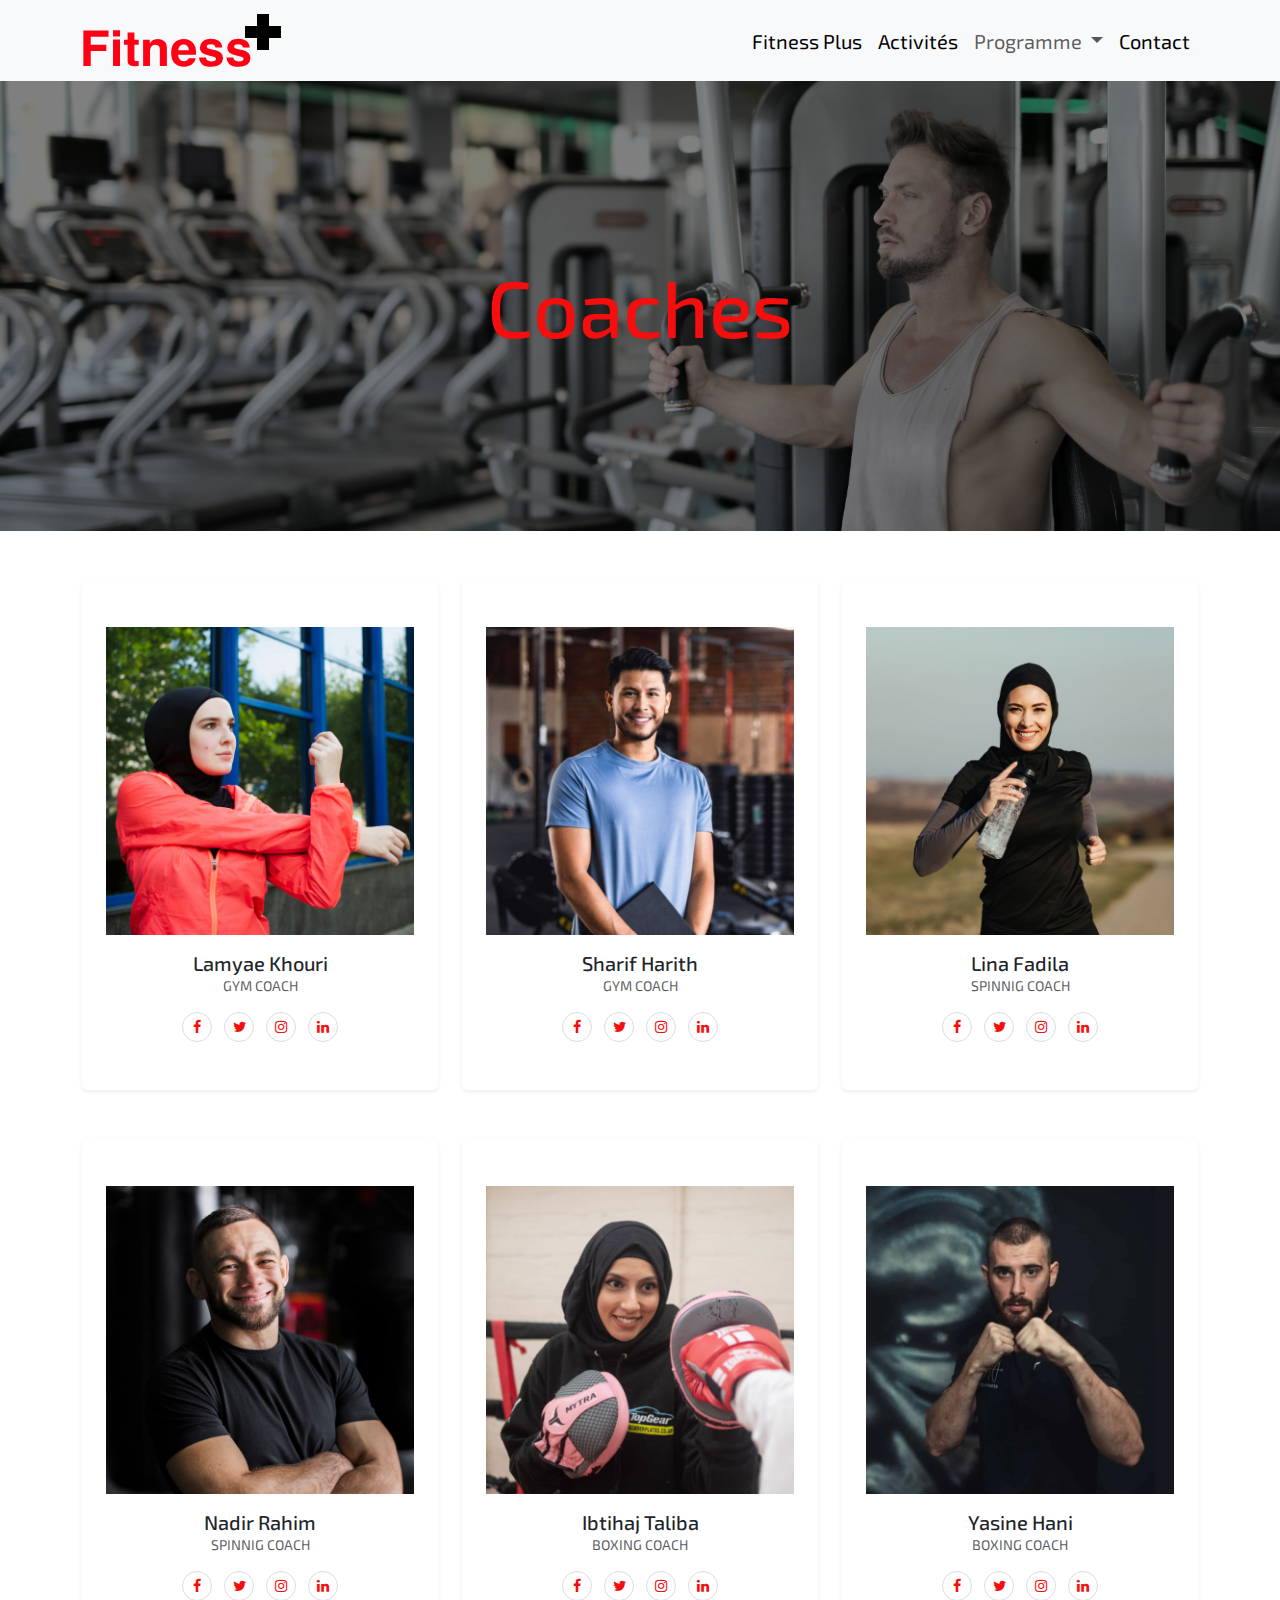
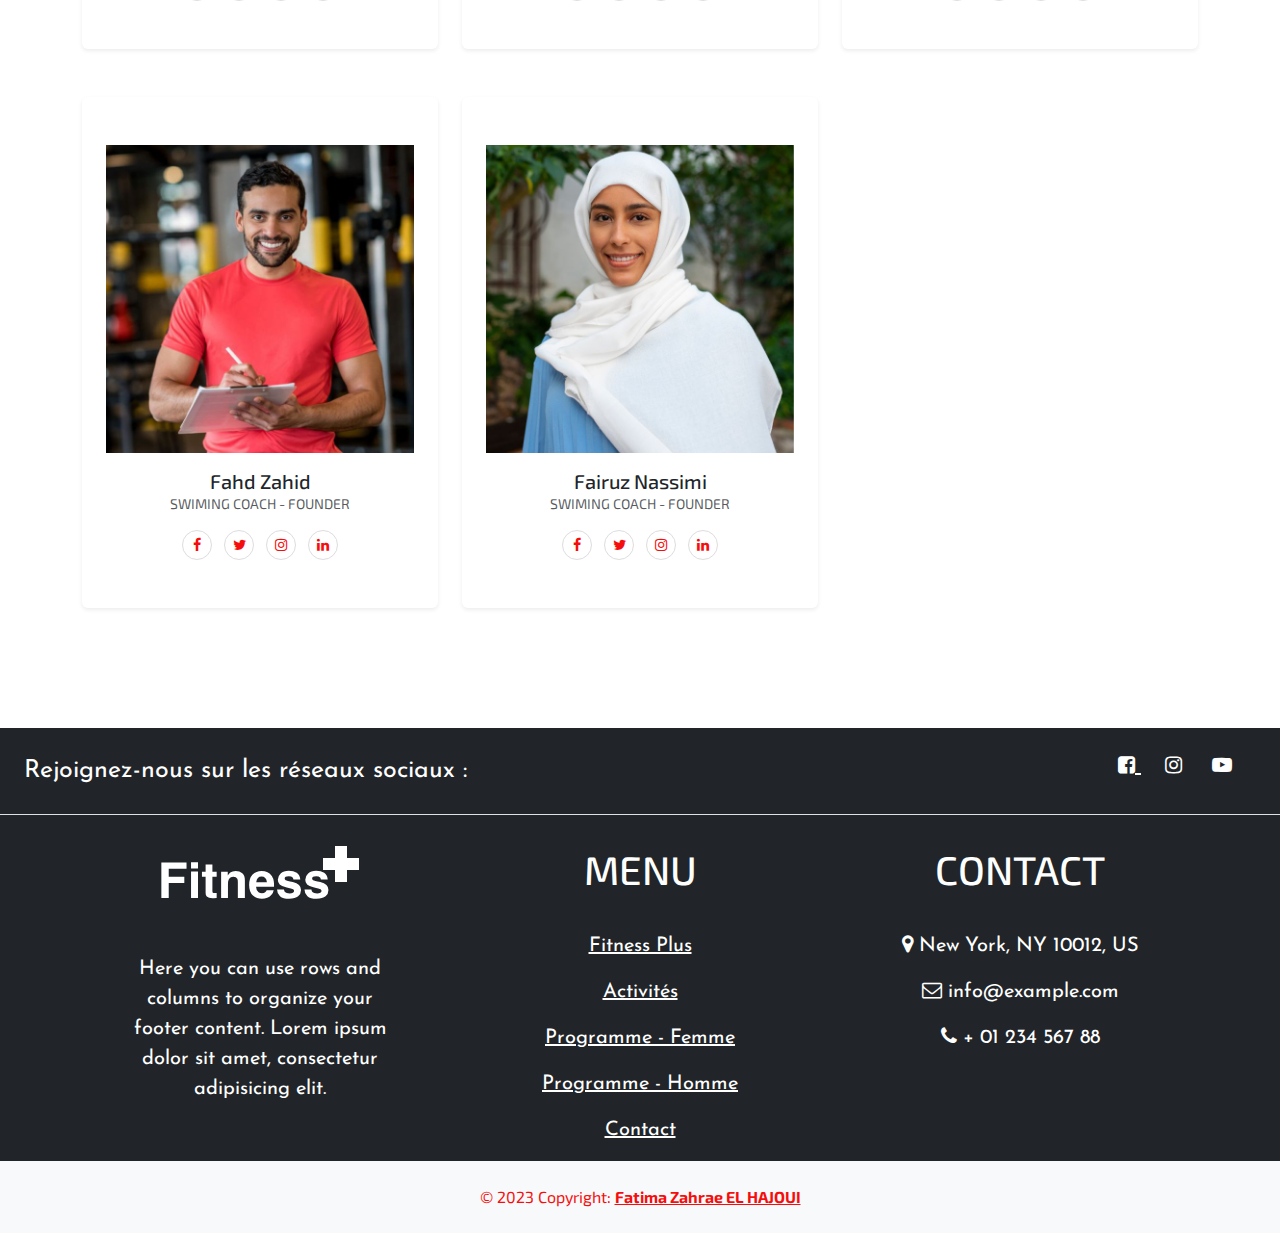
<file: coaches.html>
<html lang="en">
<head>
    <meta charset="UTF-8">
    <meta name="viewport" content="width=device-width, initial-scale=1.0">
    


    <link rel="stylesheet" href="bootstrap-5.3.0-dist/css/bootstrap.min.css">
    <link rel="stylesheet" href="https://cdnjs.cloudflare.com/ajax/libs/font-awesome/4.7.0/css/font-awesome.min.css">
    <script src="https://cdn.jsdelivr.net/npm/bootstrap@5.3.1/dist/js/bootstrap.bundle.min.js" 
    integrity="sha384-HwwvtgBNo3bZJJLYd8oVXjrBZt8cqVSpeBNS5n7C8IVInixGAoxmnlMuBnhbgrkm" crossorigin="anonymous"></script>
    <link rel="stylesheet" href="https://unpkg.com/aos@next/dist/aos.css" />
    <link rel="stylesheet" href="https://fonts.googleapis.com/icon?family=Material+Icons">
    <link rel="preconnect" href="https://fonts.googleapis.com">
    <link rel="preconnect" href="https://fonts.gstatic.com" crossorigin>
    <link href="https://fonts.googleapis.com/css2?family=Exo+2:wght@700&family=Josefin+Sans&display=swap" rel="stylesheet">
   


    <link rel="stylesheet" href="coaches.css">
    

    <title>Fitness Plus - Activités</title>
</head>
<body>
    
    <nav class="navbar navbar-expand-lg navbar-fixed-top bg-light ">
        <div class="container">
          <a class="navbar-brand" href="index.html"><img src="fitness.png" style="width: 200px;"></a>
          <button class="navbar-toggler" type="button" data-bs-toggle="collapse" data-bs-target="#navbarSupportedContent" aria-controls="navbarSupportedContent" aria-expanded="false" aria-label="Toggle navigation">
            <span class="navbar-toggler-icon"></span>
          </button>
          <div class="collapse navbar-collapse" id="navbarSupportedContent">
            <ul class="navbar-nav ms-auto mb- mb-lg-0" id="navbar">
              <li class="nav-item">
                <a class="nav-link active" href="index.html">Fitness Plus</a>
              </li>
    
              <li class="nav-item">
                <a class="nav-link active" href="equipements.html">Activités</a>
              </li>
              <li class="nav-item dropdown">
                <a class="nav-link dropdown-toggle" href="programme.html" id="navbarDropdown" role="button" data-bs-toggle="dropdown" aria-haspopup="true" aria-expanded="false">
                  Programme
                </a>
                <div class="dropdown-menu" aria-labelledby="navbarDropdown">
                  <a class="dropdown-item" href="programme.html">Femme</a>
                  <a class="dropdown-item" href="programme2.html">Homme</a>
              </li>
              <li class="nav-item">
                <a class="nav-link active" href='contact.html'>Contact</a>
              </li>
    
    
            </ul>
    
          </div>
        </div>
      </nav>
      <div class="hero-image">
        <div class="hero-text">
          <h1>Coaches</h1>
          
        </div>
      </div>
      <br><br>
      <!-- content -->



      <div class="container">
        <div class="row text-center">
    
            <!-- Team item -->
            <div class="col-xl-4 col-sm-6 mb-5">
                <div class="bg-white rounded shadow-sm py-5 px-4"><img src="c1.jpg" alt="" width="500" class="img-fluid  mb-3 ">
                    <h5 class="mb-0">Lamyae Khouri</h5><span class="small text-uppercase text-muted">Gym coach
                    </span>
                    <ul class="social mb-0 list-inline mt-3">
                        <li class="list-inline-item"><a href="#" class="social-link"><i class="fa fa-facebook-f"></i></a></li>
                        <li class="list-inline-item"><a href="#" class="social-link"><i class="fa fa-twitter"></i></a></li>
                        <li class="list-inline-item"><a href="#" class="social-link"><i class="fa fa-instagram"></i></a></li>
                        <li class="list-inline-item"><a href="#" class="social-link"><i class="fa fa-linkedin"></i></a></li>
                    </ul>
                </div>
            </div><!-- End -->
         <!-- Team item -->
       <div class="col-xl-4 col-sm-6 mb-5">
         <div class="bg-white rounded shadow-sm py-5 px-4"><img src="c2.jpg" alt="" width="500" class="img-fluid  mb-3 ">
        <h5 class="mb-0">Sharif Harith</h5><span class="small text-uppercase text-muted">Gym coach        </span>
        <ul class="social mb-0 list-inline mt-3">
            <li class="list-inline-item"><a href="#" class="social-link"><i class="fa fa-facebook-f"></i></a></li>
            <li class="list-inline-item"><a href="#" class="social-link"><i class="fa fa-twitter"></i></a></li>
            <li class="list-inline-item"><a href="#" class="social-link"><i class="fa fa-instagram"></i></a></li>
            <li class="list-inline-item"><a href="#" class="social-link"><i class="fa fa-linkedin"></i></a></li>
        </ul>
    </div>
        </div><!-- End -->
           <!-- Team item -->
           <div class="col-xl-4 col-sm-6 mb-5">
            <div class="bg-white rounded shadow-sm py-5 px-4"><img src="c3.jpg" alt="" width="500" class="img-fluid  mb-3 ">
                <h5 class="mb-0">Lina Fadila</h5><span class="small text-uppercase text-muted">Spinnig coach
                </span>
                <ul class="social mb-0 list-inline mt-3">
                    <li class="list-inline-item"><a href="#" class="social-link"><i class="fa fa-facebook-f"></i></a></li>
                    <li class="list-inline-item"><a href="#" class="social-link"><i class="fa fa-twitter"></i></a></li>
                    <li class="list-inline-item"><a href="#" class="social-link"><i class="fa fa-instagram"></i></a></li>
                    <li class="list-inline-item"><a href="#" class="social-link"><i class="fa fa-linkedin"></i></a></li>
                </ul>
            </div>
        </div><!-- End -->
    
           <!-- Team item -->
           <div class="col-xl-4 col-sm-6 mb-5">
            <div class="bg-white rounded shadow-sm py-5 px-4"><img src="c4.jpg" alt="" width="500" class="img-fluid  mb-3 ">
                <h5 class="mb-0">Nadir Rahim</h5><span class="small text-uppercase text-muted">Spinnig coach</span>
                <ul class="social mb-0 list-inline mt-3">
                    <li class="list-inline-item"><a href="#" class="social-link"><i class="fa fa-facebook-f"></i></a></li>
                    <li class="list-inline-item"><a href="#" class="social-link"><i class="fa fa-twitter"></i></a></li>
                    <li class="list-inline-item"><a href="#" class="social-link"><i class="fa fa-instagram"></i></a></li>
                    <li class="list-inline-item"><a href="#" class="social-link"><i class="fa fa-linkedin"></i></a></li>
                </ul>
            </div>
        </div><!-- End -->

    
        <div class="col-xl-4 col-sm-6 mb-5">
            <div class="bg-white rounded shadow-sm py-5 px-4"><img src="c5.jpg" alt="" width="500" class="img-fluid  mb-3 ">
                <h5 class="mb-0">Ibtihaj Taliba</h5><span class="small text-uppercase text-muted">Boxing coach</span>
                <ul class="social mb-0 list-inline mt-3">
                    <li class="list-inline-item"><a href="#" class="social-link"><i class="fa fa-facebook-f"></i></a></li>
                    <li class="list-inline-item"><a href="#" class="social-link"><i class="fa fa-twitter"></i></a></li>
                    <li class="list-inline-item"><a href="#" class="social-link"><i class="fa fa-instagram"></i></a></li>
                    <li class="list-inline-item"><a href="#" class="social-link"><i class="fa fa-linkedin"></i></a></li>
                </ul>
            </div>
        </div><!-- End -->


    <!-- Team item -->
    <div class="col-xl-4 col-sm-6 mb-5">
        <div class="bg-white rounded shadow-sm py-5 px-4"><img src="c6.jpg" alt="" width="500" class="img-fluid  mb-3 ">
            <h5 class="mb-0">Yasine Hani</h5><span class="small text-uppercase text-muted">Boxing coach</span>
            <ul class="social mb-0 list-inline mt-3">
                <li class="list-inline-item"><a href="#" class="social-link"><i class="fa fa-facebook-f"></i></a></li>
                <li class="list-inline-item"><a href="#" class="social-link"><i class="fa fa-twitter"></i></a></li>
                <li class="list-inline-item"><a href="#" class="social-link"><i class="fa fa-instagram"></i></a></li>
                <li class="list-inline-item"><a href="#" class="social-link"><i class="fa fa-linkedin"></i></a></li>
            </ul>
        </div>
    </div><!-- End -->

<!-- Team item -->
<div class="col-xl-4 col-sm-6 mb-5">
    <div class="bg-white rounded shadow-sm py-5 px-4"><img src="c7.jpg" alt="" width="500" class="img-fluid  mb-3 ">
        <h5 class="mb-0">Fahd Zahid</h5><span class="small text-uppercase text-muted">Swiming coach - Founder</span>
        <ul class="social mb-0 list-inline mt-3">
            <li class="list-inline-item"><a href="#" class="social-link"><i class="fa fa-facebook-f"></i></a></li>
            <li class="list-inline-item"><a href="#" class="social-link"><i class="fa fa-twitter"></i></a></li>
            <li class="list-inline-item"><a href="#" class="social-link"><i class="fa fa-instagram"></i></a></li>
            <li class="list-inline-item"><a href="#" class="social-link"><i class="fa fa-linkedin"></i></a></li>
        </ul>
    </div>
</div><!-- End -->

<!-- Team item -->
<div class="col-xl-4 col-sm-6 mb-5">
    <div class="bg-white rounded shadow-sm py-5 px-4"><img src="c8.jpg" alt="" width="500" class="img-fluid  mb-3 ">
        <h5 class="mb-0">Fairuz Nassimi</h5><span class="small text-uppercase text-muted">Swiming coach - Founder</span>
        <ul class="social mb-0 list-inline mt-3">
            <li class="list-inline-item"><a href="#" class="social-link"><i class="fa fa-facebook-f"></i></a></li>
            <li class="list-inline-item"><a href="#" class="social-link"><i class="fa fa-twitter"></i></a></li>
            <li class="list-inline-item"><a href="#" class="social-link"><i class="fa fa-instagram"></i></a></li>
            <li class="list-inline-item"><a href="#" class="social-link"><i class="fa fa-linkedin"></i></a></li>
        </ul>
    </div>
</div><!-- End -->
</div>
   
</div>
<br><br><br>
        <!-- end content -->


        <!-- Footer -->
<footer class="text-center text-lg-start bg-dark text-muted">
  <!-- Section: Social media -->
  <div class="footer">
    <section class="d-flex justify-content-center justify-content-lg-between p-4 border-bottom">
      <!-- Left -->
      <div class="me-5 d-none d-lg-block">
        <span style="font-size: 25px;">Rejoignez-nous sur les réseaux sociaux :</span>
      </div>
      <!-- Left -->
  
      <!-- Right -->
      <div>
        <a href="" class="me-4 text-reset">
          <i class="fa fa-facebook-square " style="text-decoration: none;"></i>
        </a>
        <a href="" class="me-4 text-reset" style="text-decoration: none;">
          <i class="fa fa-instagram "></i>
        </a>
        <a href="" class="me-4 text-reset" style="text-decoration: none;">
          <i class="fa fa-youtube-play "></i>
        </a>
        
       
      </div>
      <!-- Right -->
    </section>
    <!-- Section: Social media -->
  
    <!-- Section: Links  -->
    <section class="">
      <div class="container text-center ">
        <!-- Grid row -->
        <div class="row ">
          <!-- Grid column -->
          <div class="col-md-4 col-lg-3 col-xl-3 mx-auto mb-md-0 mb-4">
            <!-- Content -->
            <br>
            <h6 class="text-uppercase fw-bold mb-4">
              <img src="fitness1.png" alt="">
            </h6>
            <br>
            <p>
              Here you can use rows and columns to organize your footer content. Lorem ipsum
              dolor sit amet, consectetur adipisicing elit.
            </p>
          </div>
          <!-- Grid column -->
  
          <!-- Grid column -->
          <div class="col-md-4 col-lg-3 col-xl-3 mx-auto mb-md-0 mb-4">
            <!-- Links -->
            <br>
            <h1 class="text-uppercase" style="font-family: 'Exo 2', sans-serif;">
              Menu
            </h1>
            <br>
            <p>
              <a href="index.html" class="text-reset">Fitness Plus</a>
            </p>
            <p>
              <a href="equipements.html" class="text-reset">Activités</a>
            </p>
            <p>
              <a href="programme.html" class="text-reset">Programme - Femme </a>
            </p>
            <p>
              <a href="programme2.html" class="text-reset">Programme - Homme</a>
            </p>
            <p>
              <a href="contact.html" class="text-reset">Contact</a>
            </p>
          </div>
          <!-- Grid column -->
  
          
  
          <!-- Grid map -->
          <div class="col-md-4 col-lg-3 col-xl-3 mx-auto mb-md-0 mb-4">
        <!-- Links -->
        <br>
        <h1 class="text-uppercase" style="font-family: 'Exo 2', sans-serif;">
              Contact
            </h1>
            <br>
        <p><i class="fa fa-map-marker"></i> New York, NY 10012, US</p>
        <p>
          <i class="fa fa-envelope-o"></i>
          info@example.com
        </p>
        <p><i class="fa fa-phone"></i> + 01 234 567 88</p>
        </div>
        </div>
      </div>
          </div>
          <!-- Grid map -->
        </div>
        <!-- Grid row -->
      </div>
    </section>
    <!-- Section: Links  -->
  
    <!-- Copyright -->
    <div class="Copyright">
       <div class="text-center p-4 bg-light" >
      © 2023 Copyright:
      <a class="text-reset fw-bold" href="" style="color: #f50e0e;">Fatima Zahrae EL HAJOUI</a>
    </div>
    </div>
   
  </div>
  
  <!-- Copyright -->
</footer>
<!-- Footer -->
</body>
</html>
</file>
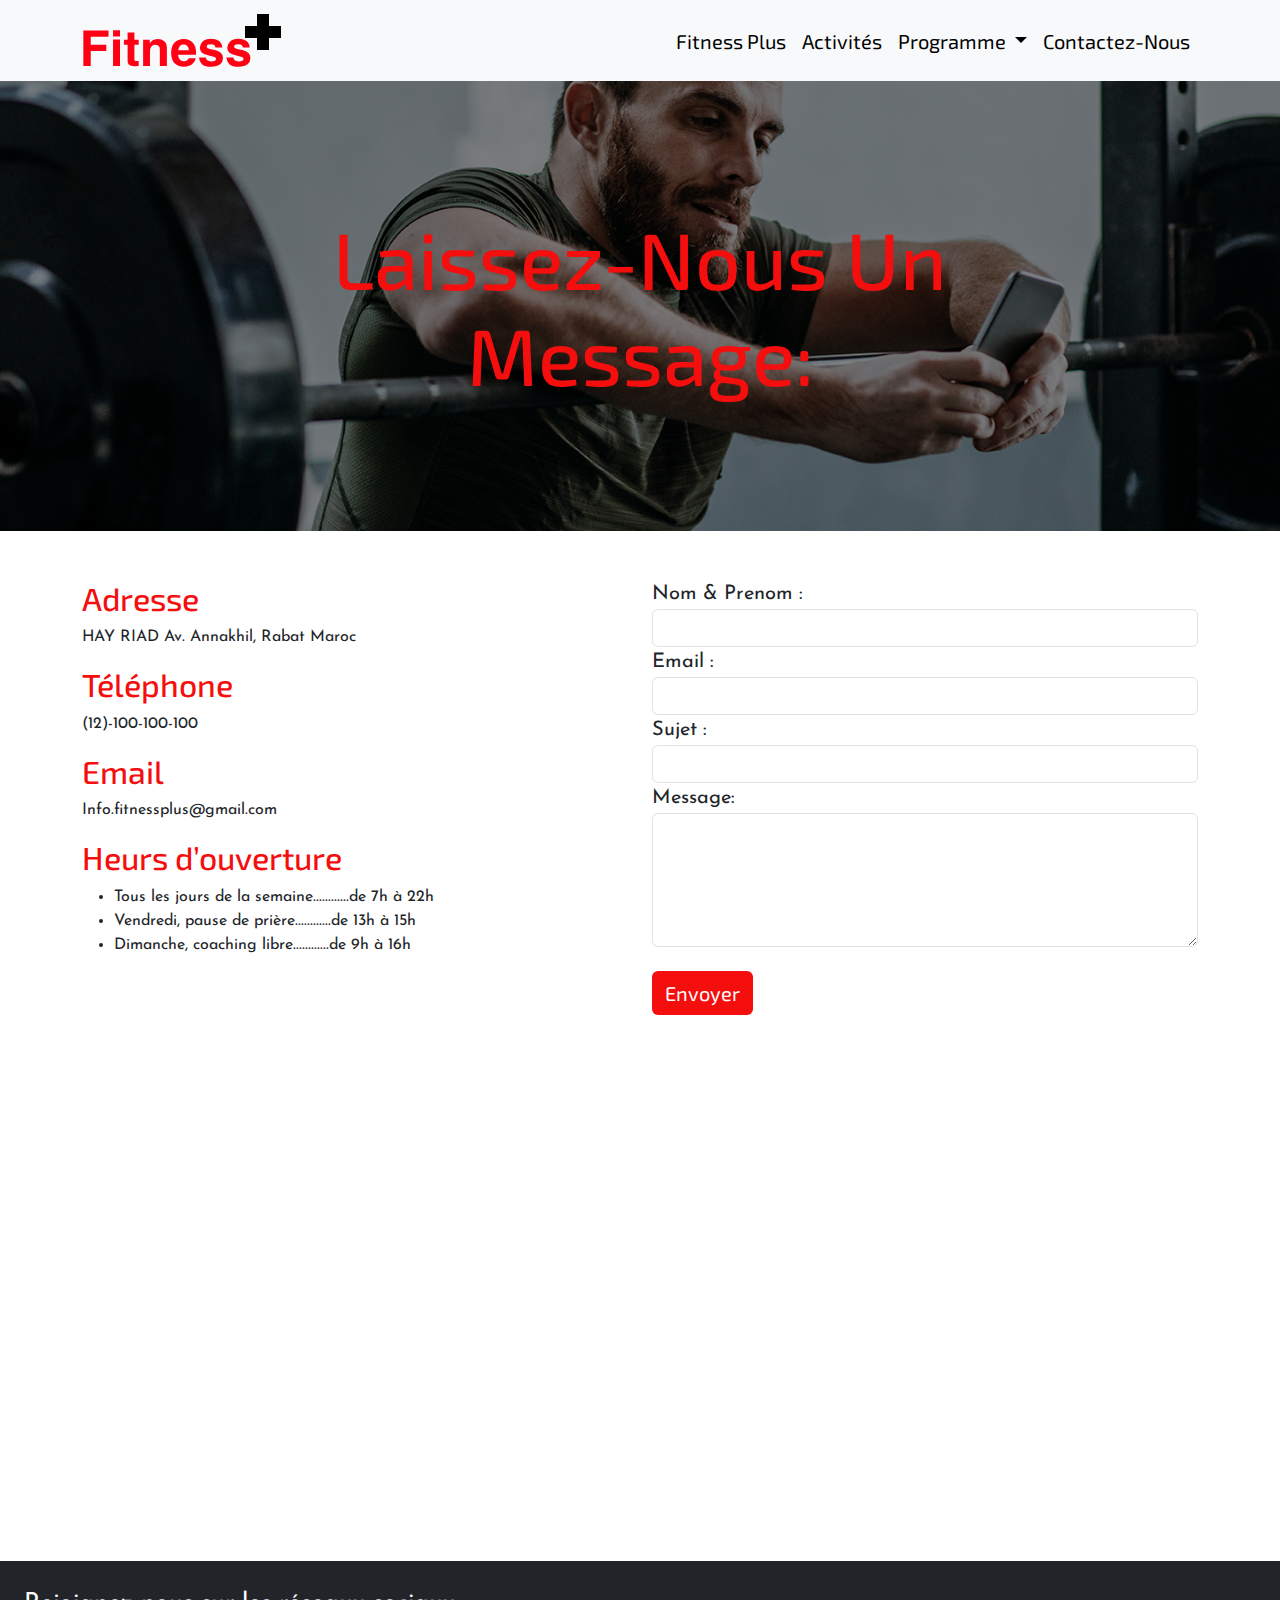
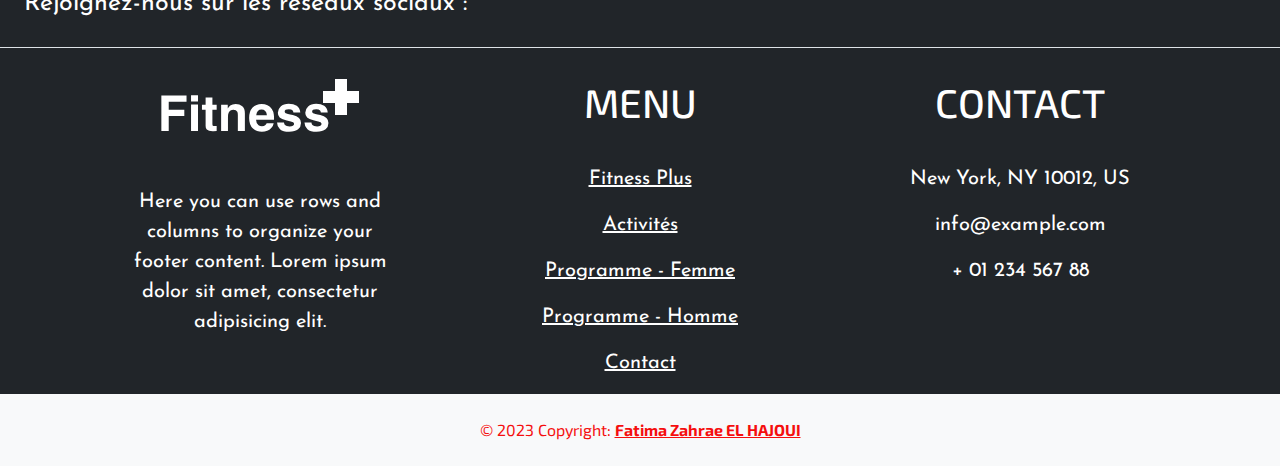
<file: contact.html>
<html lang="en">
<head>
    <meta charset="UTF-8">
    <meta name="viewport" content="width=device-width, initial-scale=1.0">
    


    <link rel="stylesheet" href="bootstrap-5.3.0-dist/css/bootstrap.min.css">
    <link href="https://cdn.jsdelivr.net/npm/bootstrap@5.3.1/dist/css/bootstrap.min.css" rel="stylesheet" 
    integrity="sha384-4bw+/aepP/YC94hEpVNVgiZdgIC5+VKNBQNGCHeKRQN+PtmoHDEXuppvnDJzQIu9" crossorigin="anonymous">

        <script src="https://cdn.jsdelivr.net/npm/@popperjs/core@2.9.2/dist/umd/popper.min.js" ></script>

    <script src="https://cdn.jsdelivr.net/npm/bootstrap@5.3.1/dist/js/bootstrap.bundle.min.js" 
    integrity="sha384-HwwvtgBNo3bZJJLYd8oVXjrBZt8cqVSpeBNS5n7C8IVInixGAoxmnlMuBnhbgrkm" crossorigin="anonymous"></script>
    <link rel="stylesheet" href="https://unpkg.com/aos@next/dist/aos.css" />
    <link rel="stylesheet" href="https://fonts.googleapis.com/icon?family=Material+Icons">
    <link rel="preconnect" href="https://fonts.googleapis.com">
    <link rel="preconnect" href="https://fonts.gstatic.com" crossorigin>
    <link href="https://fonts.googleapis.com/css2?family=Exo+2:wght@700&family=Josefin+Sans&display=swap" rel="stylesheet">


    <link rel="stylesheet" href="contact.css">
    

    <title>Fitness Plus - Activités</title>
</head>
<body>
    
    <nav class="navbar navbar-expand-lg navbar-fixed-top bg-light ">
        <div class="container">
          <a class="navbar-brand" href="index.html"><img src="fitness.png" style="width: 200px;"></a>
          <button class="navbar-toggler" type="button" data-bs-toggle="collapse" data-bs-target="#navbarSupportedContent"
            aria-controls="navbarSupportedContent" aria-expanded="false" aria-label="Toggle navigation">
            <span class="navbar-toggler-icon"></span>
          </button>
          <div class="collapse navbar-collapse" id="navbarSupportedContent">
            <ul class="navbar-nav ms-auto mb- mb-lg-0" id="navbar">
              <li class="nav-item">
                <a class="nav-link active" href="index.html">Fitness Plus</a>
              </li>
    
              <li class="nav-item">
                <a class="nav-link active" href="equipements.html">Activités</a>
              </li>
              <li class="nav-item dropdown">
                <a class="nav-link active dropdown-toggle" href="#" id="navbarDropdown" role="button" data-bs-toggle="dropdown" aria-haspopup="true" aria-expanded="false">
                  Programme
                </a>
                <div class="dropdown-menu" aria-labelledby="navbarDropdown">
                  <a class="dropdown-item" href="programme.html">Femme</a>
                  <a class="dropdown-item" href="programme2.html">Homme</a>
              </li>
              <li class="nav-item">
                <a class="nav-link active" href='contact.html'>Contactez-Nous</a>
              </li>
    
    
            </ul>
    
          </div>
        </div>
      </nav>
      <div class="hero-image">
        <div class="hero-text">
          <h1>Laissez-Nous Un Message:</h1>
          
        </div>
      </div>
      <br><br>
    <!-- content -->
    <div class="text1">
      
     
          <div class="container">
      
             <div class="row">
              <div class="col-md-6 col-lg-6 mb-4 ">
             
               <h2 style="color: #f50e0e;"><i class="fa fa-map-marker" aria-hidden="true" style="color: #f50e0e; width: 50px;"></i>Adresse</h2>
                     <p style="font-family: 'Josefin Sans', sans-serif;">HAY RIAD Av. Annakhil, Rabat Maroc</p>
               <h2 style="color: #f50e0e;"><i class="fa fa-phone" aria-hidden="true" style="color: #f50e0e; width: 50px;"></i>Téléphone</h2>
                   <p style="font-family: 'Josefin Sans', sans-serif;">(12)-100-100-100</p>
               <h2 style="color: #f50e0e;"><i class="fa fa-envelope-o" aria-hidden="true" style="color: #f50e0e; width: 50px;"></i>Email</h2>
                    <p style="font-family: 'Josefin Sans', sans-serif;">Info.fitnessplus@gmail.com</p>
               <h2 style="color: #f50e0e;"><i class="fa fa-clock-o"  aria-hidden="true" style="color: #f50e0e; width: 50px;"></i>Heurs d’ouverture</h2>
                    <ul style="font-family: 'Josefin Sans', sans-serif;">
                    <li>Tous les jours de la semaine............de 7h à 22h </li>
                    <li>Vendredi, pause de prière............de 13h à 15h</li>
                    <li>Dimanche, coaching libre............de 9h à 16h</li>
                    </ul>
              </div>
              <div class="col-md-6 col-lg-6 mb-4 ">
             
               <form action="" method="POST" >
      
                <input type="text" name="_honey" style="display: none;">
                <input type="hidden" name="_captcha" value="false">
                <input type="hidden" name="_next" value="">
      
      
                  <div class="form-group">
                      <label class="txt">Nom & Prenom :</label>
                      <input type="text" name="name" class="form-control" required >
                  </div>
                 
                  <div class="form-group">
                      <label class="txt">Email :</label>
                      <input type="email" name="email" class="form-control" required>
                  </div>
                  <div class="form-group">
                      <label class="txt">Sujet :</label>
                      <input type="text" name="subject" class="form-control" required>
                  </div>
                  <div class="form-group">
                      <label class="txt">Message:</label>
                      <textarea class="form-control" name="message"  rows="5" ></textarea>
                    </div>
      
                    <br> 
                  <input type="submit" class="btn " value="Envoyer" style="font-size: 20px; color:white; background-color: #f50e0e;" >
                </form>
              </div>
           </div>
           
             
           </div>
         
         </div>

         <br>
         
              <iframe src="https://www.google.com/maps/embed?pb=!1m14!1m12!1m3!1d42034.51431218169!2d-6.8679240640666865!3d33.94085696574223!2m3!1f0!2f0!3f0!3m2!1i1024!2i768!4f13.1!5e0!3m2!1sen!2sma!4v1691055017458!5m2!1sen!2sma" width="100%" height="450" style="border:0;" allowfullscreen="" loading="lazy" referrerpolicy="no-referrer-when-downgrade"></iframe>
          
         <br><br><br>
         <!-- end content -->
 
 
         <!-- Footer -->
 <footer class="text-center text-lg-start bg-dark text-muted">
   <!-- Section: Social media -->
   <div class="footer">
     <section class="d-flex justify-content-center justify-content-lg-between p-4 border-bottom">
       <!-- Left -->
       <div class="me-5 d-none d-lg-block">
         <span style="font-size: 25px;">Rejoignez-nous sur les réseaux sociaux :</span>
       </div>
       <!-- Left -->
   
       <!-- Right -->
       <div>
         <a href="" class="me-4 text-reset">
           <i class="fa fa-facebook-square " style="text-decoration: none;"></i>
         </a>
         <a href="" class="me-4 text-reset" style="text-decoration: none;">
           <i class="fa fa-instagram "></i>
         </a>
         <a href="" class="me-4 text-reset" style="text-decoration: none;">
           <i class="fa fa-youtube-play "></i>
         </a>
         
        
       </div>
       <!-- Right -->
     </section>
     <!-- Section: Social media -->
   
     <!-- Section: Links  -->
     <section class="">
       <div class="container text-center ">
         <!-- Grid row -->
         <div class="row ">
           <!-- Grid column -->
           <div class="col-md-4 col-lg-3 col-xl-3 mx-auto mb-md-0 mb-4">
             <!-- Content -->
             <br>
             <h6 class="text-uppercase fw-bold mb-4">
               <img src="fitness1.png" alt="">
             </h6>
             <br>
             <p>
               Here you can use rows and columns to organize your footer content. Lorem ipsum
               dolor sit amet, consectetur adipisicing elit.
             </p>
           </div>
           <!-- Grid column -->
   
           <!-- Grid column -->
           <div class="col-md-4 col-lg-3 col-xl-3 mx-auto mb-md-0 mb-4">
             <!-- Links -->
             <br>
             <h1 class="text-uppercase" style="font-family: 'Exo 2', sans-serif;">
               Menu
             </h1>
             <br>
             <p>
               <a href="index.html" class="text-reset">Fitness Plus</a>
             </p>
             <p>
               <a href="equipements.html" class="text-reset">Activités</a>
             </p>
             <p>
              <a href="programme.html" class="text-reset">Programme - Femme </a>
            </p>
            <p>
              <a href="programme2.html" class="text-reset">Programme - Homme</a>
            </p>
             <p>
               <a href="contact.html" class="text-reset">Contact</a>
             </p>
           </div>
           <!-- Grid column -->
   
           
   
           <!-- Grid map -->
           <div class="col-md-4 col-lg-3 col-xl-3 mx-auto mb-md-0 mb-4">
         <!-- Links -->
         <br>
         <h1 class="text-uppercase" style="font-family: 'Exo 2', sans-serif;">
               Contact
             </h1>
             <br>
         <p><i class="fa fa-map-marker"></i> New York, NY 10012, US</p>
         <p>
           <i class="fa fa-envelope-o"></i>
           info@example.com
         </p>
         <p><i class="fa fa-phone"></i> + 01 234 567 88</p>
         </div>
         </div>
       </div>
           </div>
           <!-- Grid map -->
         </div>
         <!-- Grid row -->
       </div>
     </section>
     <!-- Section: Links  -->
   
     <!-- Copyright -->
     <div class="Copyright">
        <div class="text-center p-4 bg-light" >
       © 2023 Copyright:
       <a class="text-reset fw-bold" href="" style="color: #f50e0e;">Fatima Zahrae EL HAJOUI</a>
     </div>
     </div>
    
   </div>
   
   <!-- Copyright -->
 </footer>
 <!-- Footer -->
</body>
</html>
</file>
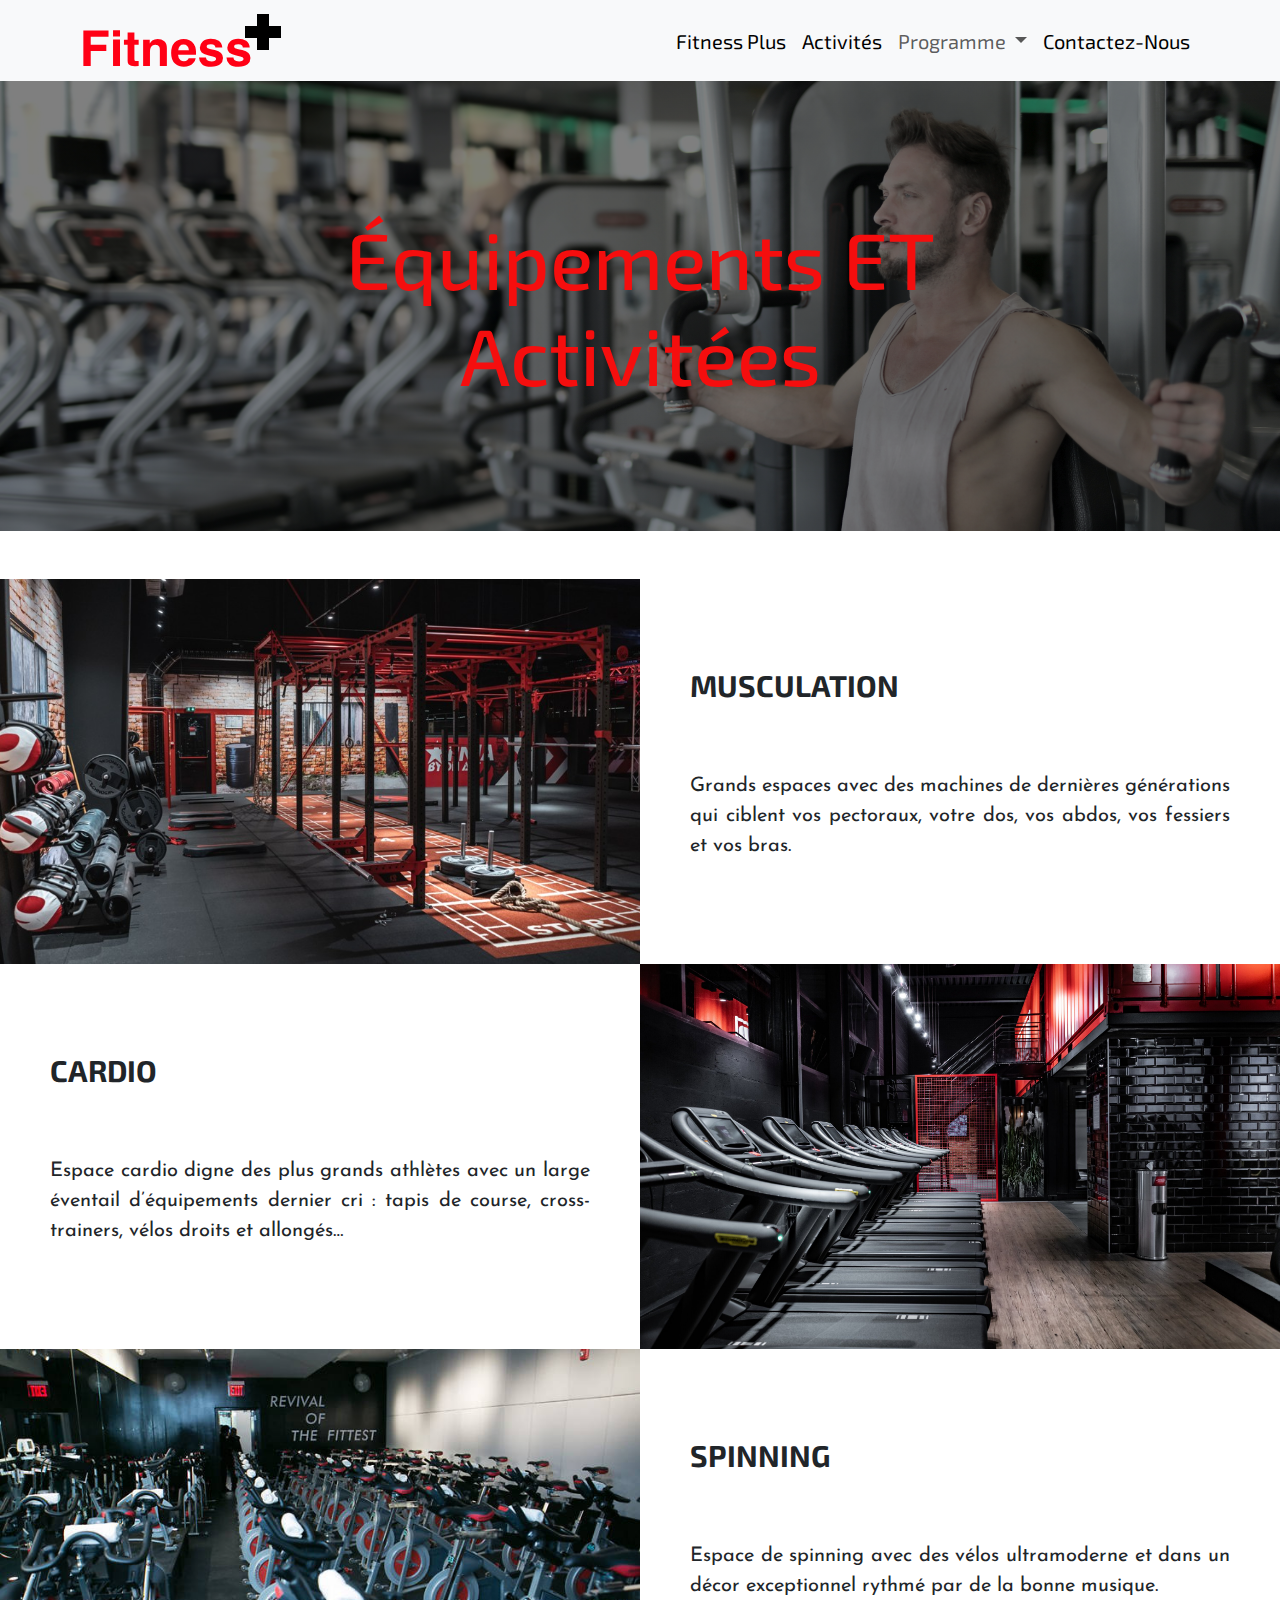
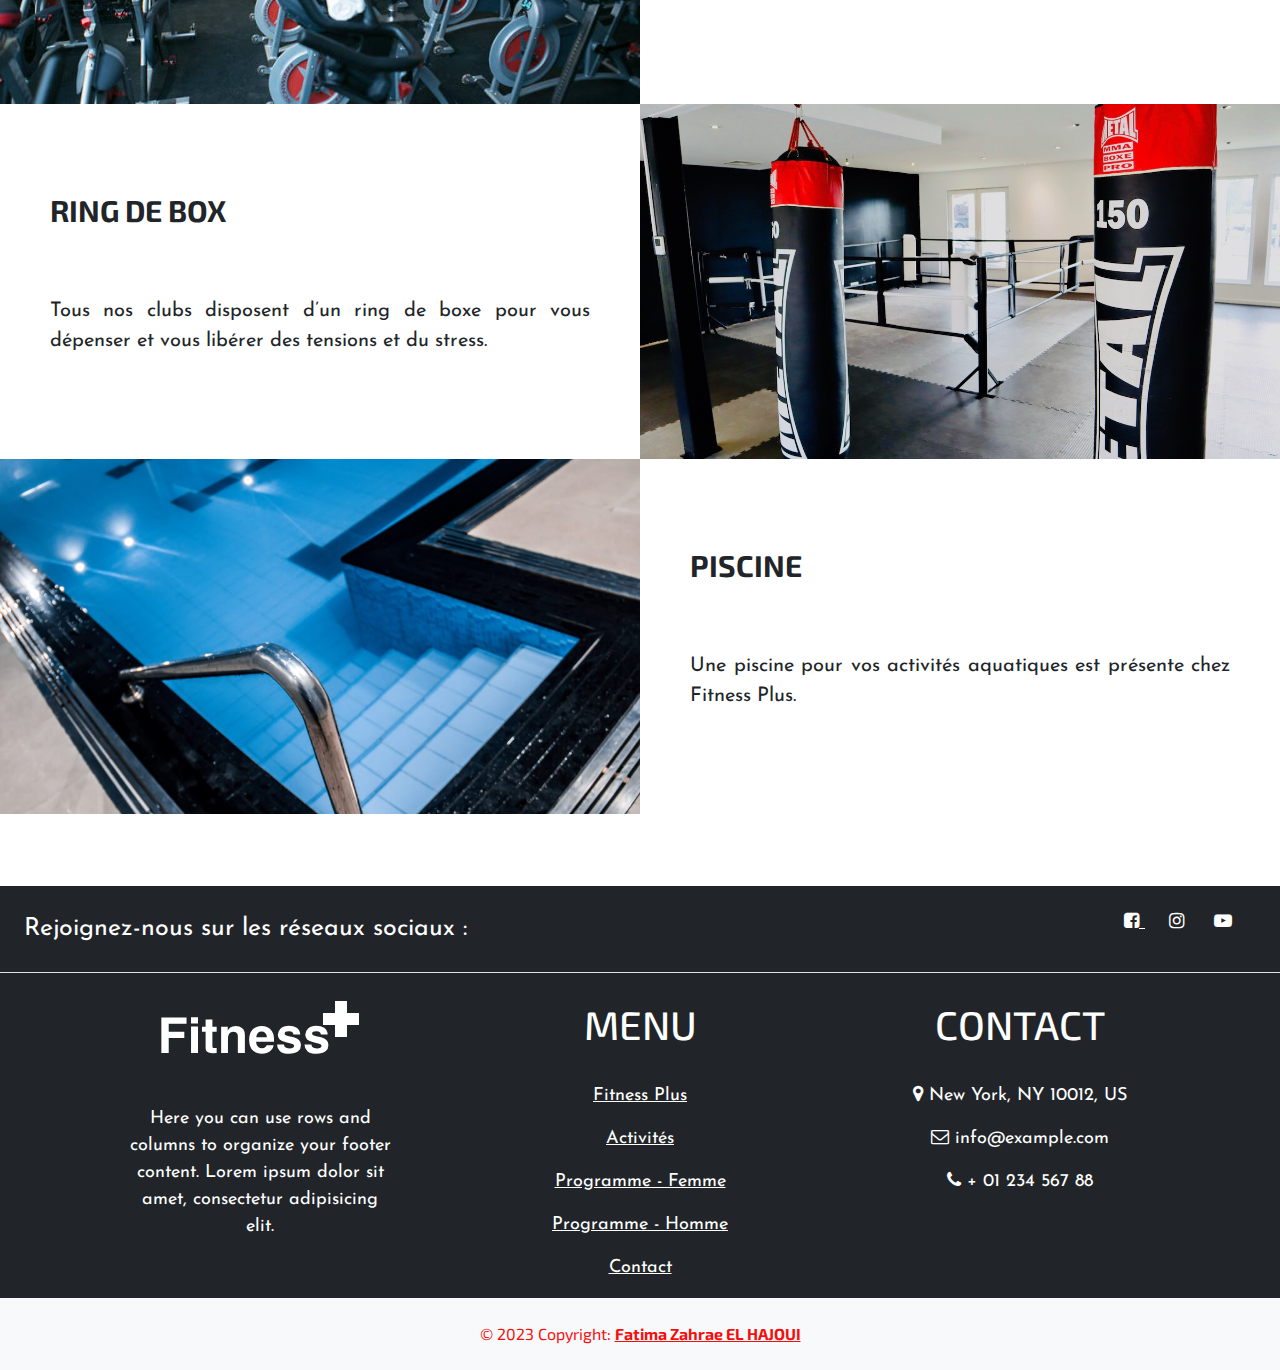
<file: equipements.html>
<html lang="en">
<head>
    <meta charset="UTF-8">
    <meta name="viewport" content="width=device-width, initial-scale=1.0">
    


    <link rel="stylesheet" href="bootstrap-5.3.0-dist/css/bootstrap.min.css">
    <script src="https://cdn.jsdelivr.net/npm/bootstrap@5.3.1/dist/js/bootstrap.bundle.min.js" 
    integrity="sha384-HwwvtgBNo3bZJJLYd8oVXjrBZt8cqVSpeBNS5n7C8IVInixGAoxmnlMuBnhbgrkm" crossorigin="anonymous"></script>
    <link rel="stylesheet" href="https://unpkg.com/aos@next/dist/aos.css" />
    <link rel="stylesheet" href="https://fonts.googleapis.com/icon?family=Material+Icons">
    <link rel="preconnect" href="https://fonts.googleapis.com">
    <link rel="preconnect" href="https://fonts.gstatic.com" crossorigin>
    <link href="https://fonts.googleapis.com/css2?family=Exo+2:wght@700&family=Josefin+Sans&display=swap" rel="stylesheet">
    <link rel="stylesheet" href="https://cdnjs.cloudflare.com/ajax/libs/font-awesome/4.7.0/css/font-awesome.min.css">

    <link rel="stylesheet" href="equipement.css">
    

    <title>Fitness Plus - Activités</title>
</head>
<body>
    
    <nav class="navbar navbar-expand-lg navbar-fixed-top bg-light ">
        <div class="container">
          <a class="navbar-brand" href="index.html"><img src="fitness.png" style="width: 200px;"></a>
          <button class="navbar-toggler" type="button" data-bs-toggle="collapse" data-bs-target="#navbarSupportedContent"
            aria-controls="navbarSupportedContent" aria-expanded="false" aria-label="Toggle navigation">
            <span class="navbar-toggler-icon"></span>
          </button>
          <div class="collapse navbar-collapse" id="navbarSupportedContent">
            <ul class="navbar-nav ms-auto mb- mb-lg-0" id="navbar">
              <li class="nav-item">
                <a class="nav-link active" href="index.html">Fitness Plus</a>
              </li>
    
              <li class="nav-item">
                <a class="nav-link active" href="equipements.html">Activités</a>
              </li>
              <li class="nav-item dropdown">
                <a class="nav-link dropdown-toggle" href="programme.html" id="navbarDropdown" role="button" data-bs-toggle="dropdown" aria-haspopup="true" aria-expanded="false">
                  Programme
                </a>
                <div class="dropdown-menu" aria-labelledby="navbarDropdown">
                  <a class="dropdown-item" href="programme.html">Femme</a>
                  <a class="dropdown-item" href="programme2.html">Homme</a>
              </li>
              <li class="nav-item">
                <a class="nav-link active" href='contact.html'>Contactez-Nous</a>
              </li>
    
    
            </ul>
    
          </div>
        </div>
      </nav>
      <div class="hero-image">
        <div class="hero-text">
          <h1>Équipements ET Activitées</h1>
          
        </div>
      </div>
      <br><br>
      <!-- content -->



      <div class="section-container">
        <div class="columns image" style="background-image:url('MUSCULATION2.jpg')">
           &nbsp;
        </div>
        <div class="columns content">
           <div class="content-container">
            <br>
            <br>
              <h5>MUSCULATION </h5>
              <br>
            <br>
              <p>
                Grands espaces avec des machines de dernières générations qui ciblent vos pectoraux,
                 votre dos, vos abdos, vos fessiers et vos bras.
              </p>
              <br>
              <br>
           </div>
        </div>
     </div>
     <div class="section-container">
        <div class="columns content">
           <div class="content-container">
            <br>
            <br>
              <h5>CARDIO </h5>
              <br>
            <br>
              <p>
                Espace cardio digne des plus grands athlètes avec un large éventail d’équipements dernier cri : 
                tapis de course, cross-trainers, vélos droits et allongés…


              </p>
              <br>
              <br>
           </div>
        </div>
        <div class="columns image" style="background-image:url('CARDIO3.jpg')">
           &nbsp;
        </div>
     </div>
     <div class="section-container">
        <div class="columns image" style="background-image:url('spinnig.jpg')">
           &nbsp;
        </div>
        <div class="columns content">
           <div class="content-container">
            <br>
            <br>
              <h5>SPINNING </h5>
              <br>
            <br>
              <p>
                Espace de spinning avec des vélos ultramoderne et dans un décor exceptionnel rythmé par de la bonne musique.

              </p>
              <br>
              <br>
           </div>
        </div>
     </div>
     <div class="section-container">
      <div class="columns content">
         <div class="content-container">
          <br>
          <br>
            <h5>RING DE BOX  </h5>
            <br>
          <br>
            <p>
              Tous nos clubs disposent d’un ring de boxe pour vous dépenser et vous libérer des tensions et du stress.




            </p>
            <br>
            <br>
         </div>
      </div>
      <div class="columns image" style="background-image:url('BOX.jpg')">
         &nbsp;
      </div>
   </div>
   <div class="section-container">
    <div class="columns image" style="background-image:url('piscine.jpg')">
       &nbsp;
    </div>
    <div class="columns content">
       <div class="content-container">
        <br>
        <br>
          <h5>PISCINE</h5>
          <br>
        <br>
          <p>
            Une piscine pour vos activités aquatiques est présente chez Fitness Plus.


          </p>
          <br>
          <br>
       </div>
    </div>
 </div>
 <br><br><br>
        <!-- end content -->


        <!-- Footer -->
<footer class="text-center text-lg-start bg-dark text-muted">
  <!-- Section: Social media -->
  <div class="footer">
    <section class="d-flex justify-content-center justify-content-lg-between p-4 border-bottom">
      <!-- Left -->
      <div class="me-5 d-none d-lg-block">
        <span style="font-size: 25px;">Rejoignez-nous sur les réseaux sociaux :</span>
      </div>
      <!-- Left -->
  
      <!-- Right -->
      <div>
        <a href="" class="me-4 text-reset">
          <i class="fa fa-facebook-square " style="text-decoration: none;"></i>
        </a>
        <a href="" class="me-4 text-reset" style="text-decoration: none;">
          <i class="fa fa-instagram "></i>
        </a>
        <a href="" class="me-4 text-reset" style="text-decoration: none;">
          <i class="fa fa-youtube-play "></i>
        </a>
        
       
      </div>
      <!-- Right -->
    </section>
    <!-- Section: Social media -->
  
    <!-- Section: Links  -->
    <section class="">
      <div class="container text-center ">
        <!-- Grid row -->
        <div class="row ">
          <!-- Grid column -->
          <div class="col-md-4 col-lg-3 col-xl-3 mx-auto mb-md-0 mb-4">
            <!-- Content -->
            <br>
            <h6 class="text-uppercase fw-bold mb-4">
              <img src="fitness1.png" alt="">
            </h6>
            <br>
            <p>
              Here you can use rows and columns to organize your footer content. Lorem ipsum
              dolor sit amet, consectetur adipisicing elit.
            </p>
          </div>
          <!-- Grid column -->
  
          <!-- Grid column -->
          <div class="col-md-4 col-lg-3 col-xl-3 mx-auto mb-md-0 mb-4">
            <!-- Links -->
            <br>
            <h1 class="text-uppercase" style="font-family: 'Exo 2', sans-serif;">
              Menu
            </h1>
            <br>
            <p>
              <a href="index.html" class="text-reset">Fitness Plus</a>
            </p>
            <p>
              <a href="equipements.html" class="text-reset">Activités</a>
            </p>
            <p>
              <a href="programme.html" class="text-reset">Programme - Femme </a>
            </p>
            <p>
              <a href="programme2.html" class="text-reset">Programme - Homme</a>
            </p>
            <p>
              <a href="contact.html" class="text-reset">Contact</a>
            </p>
          </div>
          <!-- Grid column -->
  
          
  
          <!-- Grid map -->
          <div class="col-md-4 col-lg-3 col-xl-3 mx-auto mb-md-0 mb-4">
        <!-- Links -->
        <br>
        <h1 class="text-uppercase" style="font-family: 'Exo 2', sans-serif;">
              Contact
            </h1>
            <br>
        <p><i class="fa fa-map-marker"></i> New York, NY 10012, US</p>
        <p>
          <i class="fa fa-envelope-o"></i>
          info@example.com
        </p>
        <p><i class="fa fa-phone"></i> + 01 234 567 88</p>
        </div>
        </div>
      </div>
          </div>
          <!-- Grid map -->
        </div>
        <!-- Grid row -->
      </div>
    </section>
    <!-- Section: Links  -->
  
    <!-- Copyright -->
    <div class="Copyright">
       <div class="text-center p-4 bg-light" >
      © 2023 Copyright:
      <a class="text-reset fw-bold" href="" style="color: #f50e0e;">Fatima Zahrae EL HAJOUI</a>
    </div>
    </div>
   
  </div>
  
  <!-- Copyright -->
</footer>
<!-- Footer -->
</body>
</html>
</file>
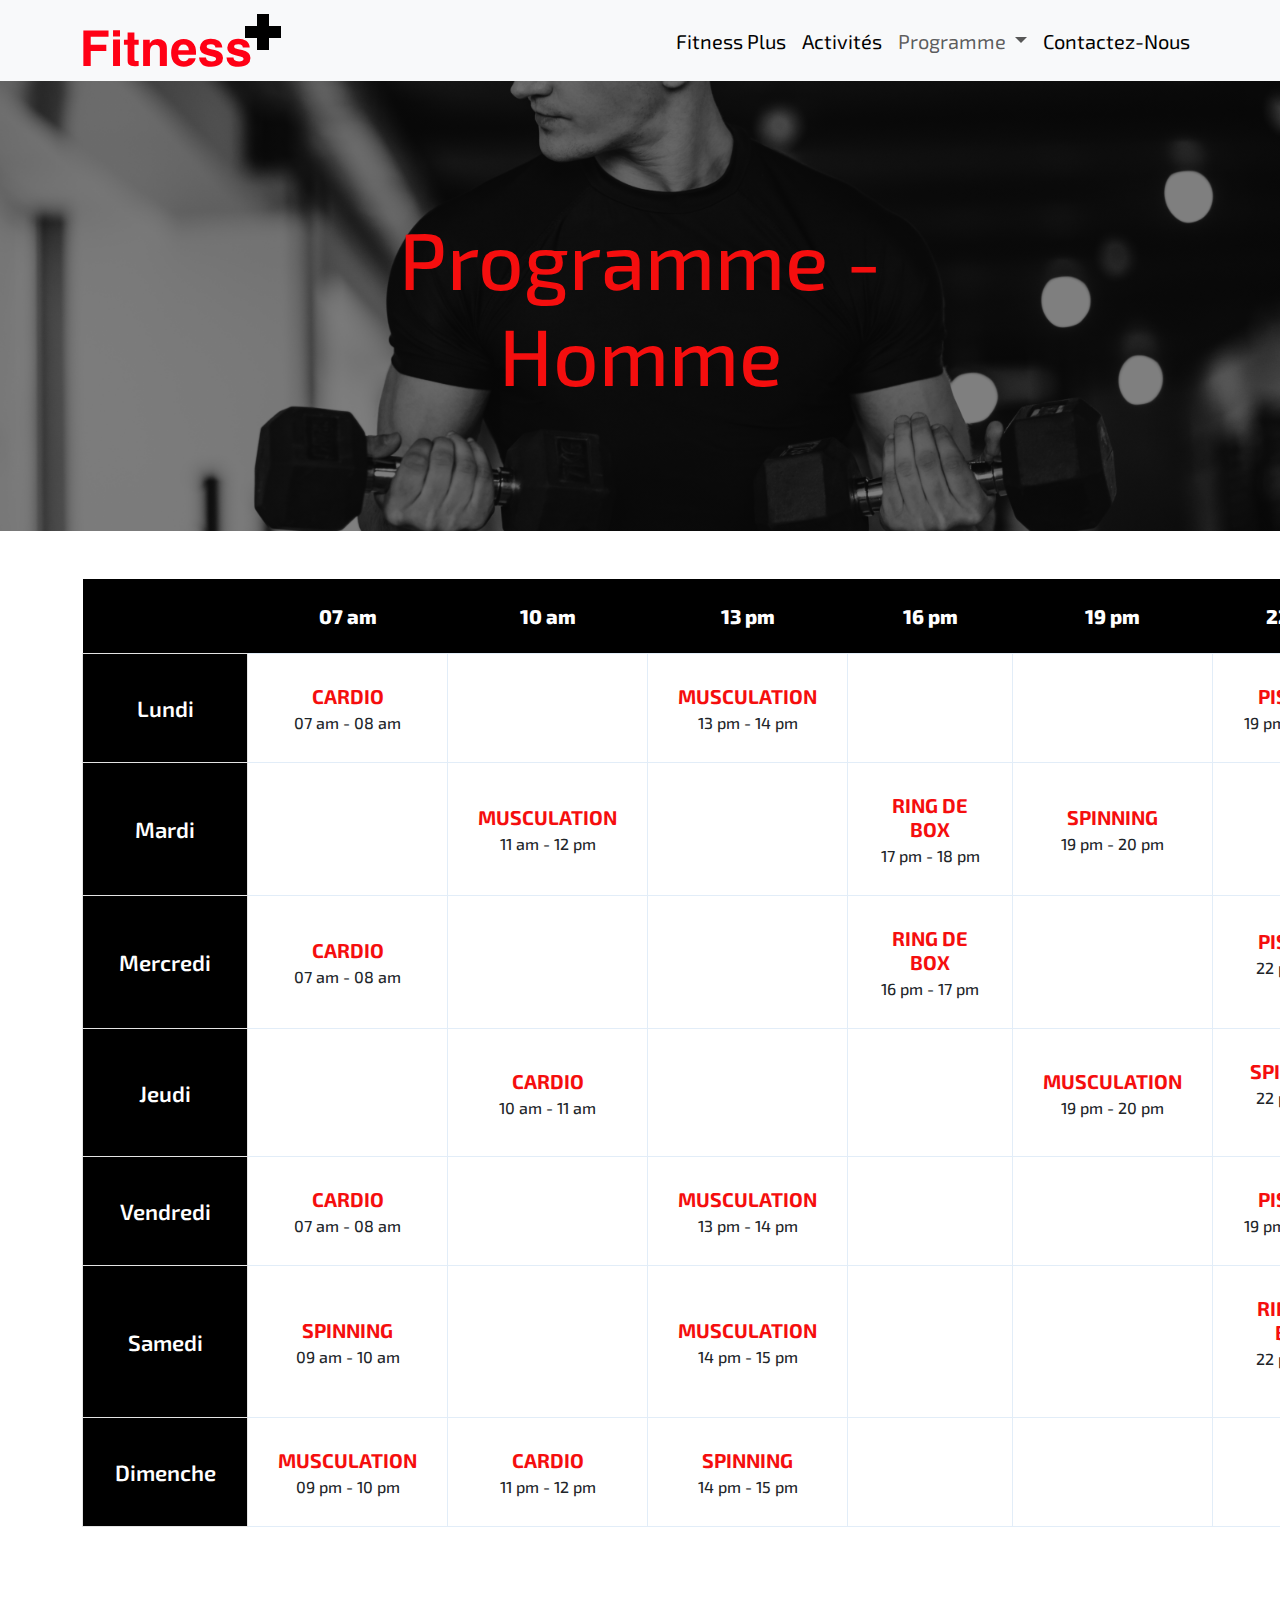
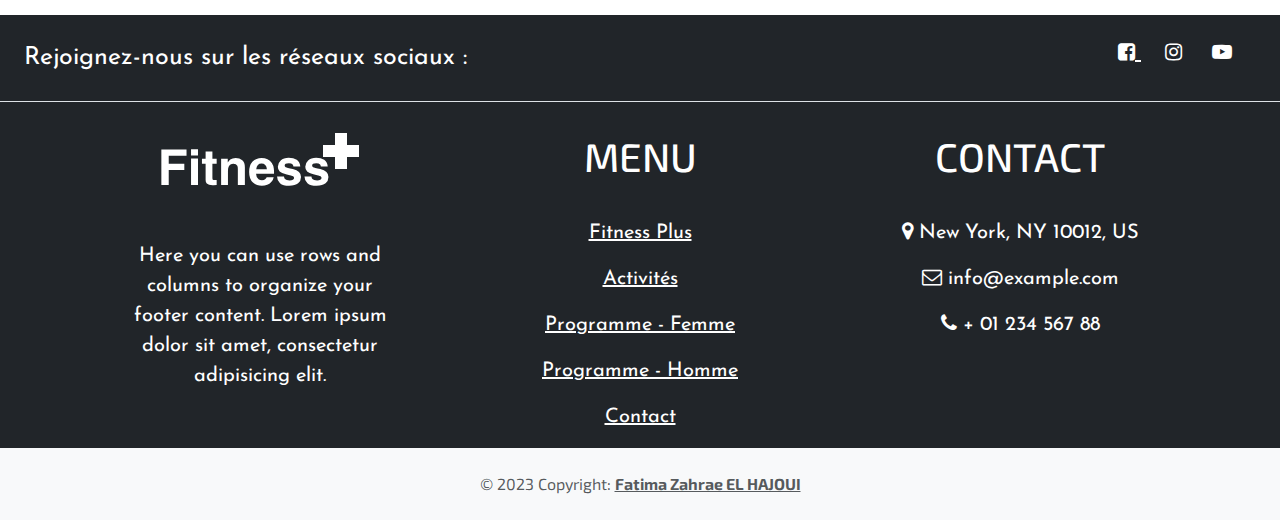
<file: programme2.html>
<html lang="en">
<head>
    <meta charset="UTF-8">
    <meta name="viewport" content="width=device-width, initial-scale=1.0">
    

    <link rel="stylesheet" href="bootstrap-5.3.0-dist/css/bootstrap.min.css">
    <link rel="stylesheet" href="https://cdnjs.cloudflare.com/ajax/libs/font-awesome/4.7.0/css/font-awesome.min.css">
    <script src="https://cdn.jsdelivr.net/npm/bootstrap@5.3.1/dist/js/bootstrap.bundle.min.js" 
    integrity="sha384-HwwvtgBNo3bZJJLYd8oVXjrBZt8cqVSpeBNS5n7C8IVInixGAoxmnlMuBnhbgrkm" crossorigin="anonymous"></script>
    <link rel="stylesheet" href="https://unpkg.com/aos@next/dist/aos.css" />
    <link rel="stylesheet" href="https://fonts.googleapis.com/icon?family=Material+Icons">
    <link rel="preconnect" href="https://fonts.googleapis.com">
    <link rel="preconnect" href="https://fonts.gstatic.com" crossorigin>
    <link href="https://fonts.googleapis.com/css2?family=Exo+2:wght@700&family=Josefin+Sans&display=swap" rel="stylesheet">
    <link rel="stylesheet" href="programme2.css">
    

    <title>Fitness Plus - Activités</title>
</head>
<body>
    
    <nav class="navbar navbar-expand-lg navbar-fixed-top bg-light ">
        <div class="container">
          <a class="navbar-brand" href="index.html"><img src="fitness.png" style="width: 200px;"></a>
          <button class="navbar-toggler" type="button" data-bs-toggle="collapse" data-bs-target="#navbarSupportedContent"
            aria-controls="navbarSupportedContent" aria-expanded="false" aria-label="Toggle navigation">
            <span class="navbar-toggler-icon"></span>
          </button>
          <div class="collapse navbar-collapse" id="navbarSupportedContent">
            <ul class="navbar-nav ms-auto mb- mb-lg-0" id="navbar">
              <li class="nav-item">
                <a class="nav-link active" href="index.html">Fitness Plus</a>
              </li>
    
              <li class="nav-item">
                <a class="nav-link active" href="equipements.html">Activités</a>
              </li>
              <li class="nav-item dropdown">
                <a class="nav-link dropdown-toggle" href="programme.html" id="navbarDropdown" role="button" data-bs-toggle="dropdown" aria-haspopup="true" aria-expanded="false">
                  Programme
                </a>
                <div class="dropdown-menu" aria-labelledby="navbarDropdown">
                  <a class="dropdown-item" href="programme.html">Femme</a>
                  <a class="dropdown-item" href="programme2.html">Homme</a>
              </li>
              <li class="nav-item">
                <a class="nav-link active" href='contact.html'>Contactez-Nous</a>
              </li>
    
    
            </ul>
    
          </div>
        </div>
      </nav>
      <div class="hero-image">
        <div class="hero-text">
          <h1>Programme - Homme</h1>
          
        </div>
      </div>
      <br><br>
      <!-- content -->
      <div class="container">
        <div class="row">
        <div class="col-md-12">
        <div class="schedule-table">
        <table class="table bg-white">
        <thead>
        <tr>
        <th></th>
        <th>07 am</th>
        <th>10 am</th>
        <th>13 pm</th>
        <th>16 pm</th>
        <th>19 pm</th>
        <th >22 pm</th>
        </tr>
        </thead>
        <tbody>
        <tr>
        <td class="day">Lundi</td>
        <td class="active">
        <h4>CARDIO</h4>
        <p>07 am - 08 am</p>
        </div>
        </td>
        <td></td>
        <td class="active">
        <h4>MUSCULATION</h4>
        <p>13 pm - 14 pm</p>
        </td>
        <td></td>
        <td></td>
        <td class="active">
            <h4>PISCINE</h4>
            <p>19 pm - 20 pm</p>
        </td>
        </tr>
        <tr>
        <td class="day">Mardi</td>
        <td></td>
        <td class="active">
        <h4>MUSCULATION</h4>
        <p>11 am - 12 pm</p>
        </td>
        <td></td>
        <td class="active">
        <h4>RING DE BOX</h4>
        <p>17 pm - 18 pm</p>
        </td>
        <td class="active">
        <h4>SPINNING</h4>
        <p>19 pm - 20 pm</p>
        </td>
        <td></td>
        </tr>
        <tr>
        <td class="day">Mercredi</td>
        <td class="active">
        <h4>CARDIO</h4>
        <p>07 am - 08 am</p>
        </td>
        <td></td>
        <td></td>
        <td class="active">
        <h4>RING DE BOX</h4>
        <p>16 pm - 17 pm</p>
        </td>
        <td></td>
        <td class="active">
            <h4>PISCINE</h4>
            <p>22 pm - 23 pm</p>
        </td>
        </tr>
        <tr>
        <td class="day">Jeudi</td>
        <td></td>
        <td class="active"> 
          <h4>CARDIO</h4>
          <p>10 am - 11 am</p>
        </td>
        <td></td>
        <td></td>
        <td class="active">
          <h4>MUSCULATION</h4>
          <p>19 pm - 20 pm</p>
        </td>
        <td class="active">
            <h4>SPINNING</h4>
            <p>22 pm - 23 pm</p>
        </td>
        </tr>
        <tr>
        <td class="day">Vendredi</td>
        <td class="active">
          <h4>CARDIO</h4>
          <p>07 am - 08 am</p>
          </div>
          </td>
          <td></td>
          <td class="active">
          <h4>MUSCULATION</h4>
          <p>13 pm - 14 pm</p>
          </td>
          <td></td>
          <td></td>
          <td class="active">
              <h4>PISCINE</h4>
              <p>19 pm - 20 pm</p>
          </td>
          </tr>
          <tr>
         
        <td class="day">Samedi</td>
        <td class="active">
        <h4>SPINNING</h4>
        <p>09 am - 10 am</p>
        </td>
        <td></td>
        <td class="active">
        <h4>MUSCULATION</h4>
        <p>14 pm - 15 pm</p>
        </td>
        <td></td>
        <td></td>
        <td class="active">
            <h4>RING DE BOX</h4>
            <p>22 pm - 23 pm</p>
        </td>
        </tr>
        <tr>
        <td class="day">Dimenche</td>
        <td class="active">
          <h4>MUSCULATION</h4>
          <p>09 pm - 10 pm</p>
          </td>
          <td class="active">
            <h4>CARDIO</h4>
            <p>11 pm - 12 pm</p>
            </td>
        <td class="active">
        <h4>SPINNING</h4>
        <p>14 pm - 15 pm</p>
        </td>
        <td></td>
        <td></td>
        <td></td>
        </tr>
        </tbody>
        </table>
        </div>
        </div>
        </div>
        </div>
     
 <br><br><br>
        <!-- end content -->
      
        <!-- Footer -->
<footer class="text-center text-lg-start bg-dark text-muted">
  <!-- Section: Social media -->
  <div class="footer">
    <section class="d-flex justify-content-center justify-content-lg-between p-4 border-bottom">
      <!-- Left -->
      <div class="me-5 d-none d-lg-block">
        <span style="font-size: 25px;">Rejoignez-nous sur les réseaux sociaux :</span>
      </div>
      <!-- Left -->
  
      <!-- Right -->
      <div>
        <a href="" class="me-4 text-reset">
          <i class="fa fa-facebook-square " style="text-decoration: none;"></i>
        </a>
        <a href="" class="me-4 text-reset" style="text-decoration: none;">
          <i class="fa fa-instagram "></i>
        </a>
        <a href="" class="me-4 text-reset" style="text-decoration: none;">
          <i class="fa fa-youtube-play "></i>
        </a>
        
       
      </div>
      <!-- Right -->
    </section>
    <!-- Section: Social media -->
  
    <!-- Section: Links  -->
    <section class="">
      <div class="container text-center ">
        <!-- Grid row -->
        <div class="row ">
          <!-- Grid column -->
          <div class="col-md-4 col-lg-3 col-xl-3 mx-auto mb-md-0 mb-4">
            <!-- Content -->
            <br>
            <h6 class="text-uppercase fw-bold mb-4">
              <img src="fitness1.png" alt="">
            </h6>
            <br>
            <p>
              Here you can use rows and columns to organize your footer content. Lorem ipsum
              dolor sit amet, consectetur adipisicing elit.
            </p>
          </div>
          <!-- Grid column -->
  
          <!-- Grid column -->
          <div class="col-md-4 col-lg-3 col-xl-3 mx-auto mb-md-0 mb-4">
            <!-- Links -->
            <br>
            <h1 class="text-uppercase" style="font-family: 'Exo 2', sans-serif;">
              Menu
            </h1>
            <br>
            <p>
              <a href="index.html" class="text-reset">Fitness Plus</a>
            </p>
            <p>
              <a href="equipements.html" class="text-reset">Activités</a>
            </p>
            <p>
                <a href="programme.html" class="text-reset">Programme - Femme </a>
              </p>
              <p>
                <a href="programme2.html" class="text-reset">Programme - Homme</a>
              </p>
            <p>
              <a href="contact.html" class="text-reset">Contact</a>
            </p>
          </div>
          <!-- Grid column -->
  
          
  
          <!-- Grid map -->
          <div class="col-md-4 col-lg-3 col-xl-3 mx-auto mb-md-0 mb-4">
        <!-- Links -->
        <br>
        <h1 class="text-uppercase" style="font-family: 'Exo 2', sans-serif;">
              Contact
            </h1>
            <br>
        <p><i class="fa fa-map-marker"></i> New York, NY 10012, US</p>
        <p>
          <i class="fa fa-envelope-o"></i>
          info@example.com
        </p>
        <p><i class="fa fa-phone"></i> + 01 234 567 88</p>
        </div>
        </div>
      </div>
          </div>
          <!-- Grid map -->
        </div>
        <!-- Grid row -->
      </div>
    </section>
    <!-- Section: Links  -->
  
    <!-- Copyright -->
    <div class="Copyright">
       <div class="text-center p-4 bg-light" >
      © 2023 Copyright:
      <a class="text-reset fw-bold" href="" style="color: #f50e0e;">Fatima Zahrae EL HAJOUI</a>
    </div>
    </div>
   
  </div>
  
  <!-- Copyright -->
</footer>
<!-- Footer -->
</body>
</html>
</file>
<file: coaches.css>
* {
	margin: 0;
	padding: 0;
	box-sizing: border-box;
}
#navbar{
    
    font-size: 20px;
}

body, html {
	height: 100%;
	margin: 0;
	font-family: 'Exo 2', sans-serif;
  }
  
  .hero-image {
	background-image: linear-gradient(rgba(0, 0, 0, 0.5), rgba(0, 0, 0, 0.5)), url("mach.jpg");
	height: 50%;
	background-position: center;
	background-repeat: no-repeat;
	background-size: cover;
	position: relative;
  }
  
  .hero-text h1{
	text-align: center;
	position: absolute;
	top: 50%;
	left: 50%;
	transform: translate(-50%, -50%);
	color: #f50e0e;
	font-size:80px
}
  @media  (max-width:800px)
  {
    .hero-text h1{ 
		
		font-size:40px
	  }
  }
.social-link {
    width: 30px;
    height: 30px;
    border: 1px solid #ddd;
    display: flex;
    align-items: center;
    justify-content: center;
    color:#f50e0e;
    border-radius: 50%;
    transition: all 0.3s;
    font-size: 0.9rem;
    text-decoration: none;
}

.social-link:hover, .social-link:focus {
    background: black;
    text-decoration: none;
    color: white;
}

.footer {
	font-family: 'Josefin Sans', sans-serif;
	font-size: 20px;
	color: white;
}
.Copyright{
	color: #f50e0e;
}
</file>
<file: contact.css>
* {
	margin: 0;
	padding: 0;
	box-sizing: border-box;
}
#navbar{
    
    font-size: 20px;
}

body, html {
	height: 100%;
	margin: 0;
	font-family: 'Exo 2', sans-serif;
  }
  
  .hero-image {
	background-image: linear-gradient(rgba(0, 0, 0, 0.5), rgba(0, 0, 0, 0.5)), url("contact.webp");
	height: 50%;
	background-position: center;
	background-repeat: no-repeat;
	background-size: cover;
	position: relative;
  }
  
  .hero-text h1{
	text-align: center;
	position: absolute;
	top: 50%;
	left: 50%;
	transform: translate(-50%, -50%);
	color: #f50e0e;
	font-size:80px
}
  @media  (max-width:800px)
  {
    .hero-text h1{ 
		
		font-size:40px
	  }
  }
.social-link {
    width: 30px;
    height: 30px;
    border: 1px solid #ddd;
    display: flex;
    align-items: center;
    justify-content: center;
    color:#f50e0e;
    border-radius: 50%;
    transition: all 0.3s;
    font-size: 0.9rem;
    text-decoration: none;
}

.social-link:hover, .social-link:focus {
    background: black;
    text-decoration: none;
    color: white;
}
.txt {
	font-family: 'Josefin Sans', sans-serif;
	font-size: 20px;
}

.footer {
	font-family: 'Josefin Sans', sans-serif;
	font-size: 20px;
	color: white;
}
.Copyright{
	color: #f50e0e;
}
</file>
<file: equipement.css>
* {
	margin: 0;
	padding: 0;
	box-sizing: border-box;
}
#navbar{
    
    font-size: 20px;
}

body, html {
	height: 100%;
	margin: 0;
	font-family: 'Exo 2', sans-serif;
  }
  
  .hero-image {
	background-image: linear-gradient(rgba(0, 0, 0, 0.5), rgba(0, 0, 0, 0.5)), url("mach.jpg");
	height: 50%;
	background-position: center;
	background-repeat: no-repeat;
	background-size: cover;
	position: relative;
  }
  
  .hero-text h1{
	text-align: center;
	position: absolute;
	top: 50%;
	left: 50%;
	transform: translate(-50%, -50%);
	color: #f50e0e;
	font-size:80px
}
  @media  (max-width:800px)
  {
    .hero-text h1{ 
		
		font-size:40px
	  }
  }
  .section-container
  {
  --bs-gutter-x: 1.5rem;
  --bs-gutter-y: 0;
  display: flex;
  flex-wrap: wrap;
  }
  .section-container .columns
  {
  flex:0 0 auto;
  width:50%;
  }
  .section-container .columns.image
  {
  background-position:center;
  background-repeat:no-repeat;
  background-size:cover;
  }
  .section-container .columns.content .content-container
  {
  padding:40px 50px;
  }
  .section-container .columns.content .content-container h5
  {
  font-weight:700;
  font-size:30px;
  margin-bottom:20px;
  }
  .section-container .columns.content .content-container p
  {
  font-family: 'Josefin Sans', sans-serif;
  font-size:20px;
  margin-bottom:20px;
  margin-bottom:15px;
  text-align:justify;
  }
  @media screen and (max-width:767px)
  {
  .section-container
  {
  flex-flow:row wrap;
  }
  .section-container .columns.image{
  display:block;
  order:1;
  width:100%;
  height:250px;
  }
  .section-container .columns.content
  {
  display:block;
  order:2;
  width:100%;
  }
  .section-container .columns.content .content-container
  {
  padding:20px 35px;
  }
  .section-container .columns.content .content-container h5
  {
  margin-bottom:5px;
  }
  }
  
  .footer {
    font-family: 'Josefin Sans', sans-serif;
    font-size: 18px;
    color: white;
  }
  .Copyright{
    color: #f50e0e;
  }
</file>
<file: programme2.css>
* {
	margin: 0;
	padding: 0;
	box-sizing: border-box;
}
#navbar{
    
    font-size: 20px;
}

body, html {
	height: 100%;
	margin-top: 0px;
	font-family: 'Exo 2', sans-serif;
  }
  
  .hero-image {
	background-image: linear-gradient(rgba(0, 0, 0, 0.5), rgba(0, 0, 0, 0.5)), url("homme.jpg");
	height: 50%;
	background-position: center;
	background-repeat: no-repeat;
	background-size: cover;
	position: relative;
  }
  
  .hero-text h1{
	text-align: center;
	position: absolute;
	top: 50%;
	left: 50%;
	transform: translate(-50%, -50%);
	color: #f50e0e;
	font-size:80px
}
  @media  (max-width:800px)
  {
    .hero-text h1{ 
		
		font-size:40px
	  }
  }



    .schedule-table table thead th {
    padding: 25px 50px;
    color: #fff;
    background-color: black;
    text-align: center;
    font-size: 20px;
    font-weight: 800;
    position: relative;
    border: 0;
    }
    .schedule-table table thead th:before {
    content: "";
    width: 3px;
    height: 35px;
    background: black;
    position: absolute;
    right: -1px;
    top: 50%;
    transform: translateY(-50%);
    }
    .schedule-table table thead th.last:before {
    content: none;
    }
    .schedule-table table tbody td {
    vertical-align: middle;
    border: 1px solid #e2edf8;
    font-weight: 500;
    padding: 30px;
    text-align: center;
    }
    .schedule-table table tbody td.day {
    font-size: 22px;
    font-weight: 600;
    background: black;
    color: white;
    border: 1px solid #e4e4e4;
    position: relative;
    transition: all 0.3s linear 0s;
    min-width: 165px;
    }
    .schedule-table table tbody td.active {
    position: relative;
    z-index: 10;
    transition: all 0.3s linear 0s;
    min-width: 165px;
    }
    .schedule-table table tbody td.active h4 {
    font-weight: 700;
    color:#f50e0e;
    font-size: 20px;
    margin-bottom: 5px;
    }
    .schedule-table table tbody td.active p {
    font-size: 16px;
    line-height: normal;
    margin-bottom: 0;
    }
    .schedule-table table tbody td .hover h4 {
    font-weight: 700;
    font-size: 20px;
    color: #ffffff;
    margin-bottom: 5px;
    }
    .schedule-table table tbody td .hover p {
    font-size: 16px;
    margin-bottom: 5px;
    color: #ffffff;
    line-height: normal;
    }
    .schedule-table table tbody td .hover span {
    color: #ffffff;
    font-weight: 600;
    font-size: 18px;
    }
    .schedule-table table tbody td.active::before {
    position: absolute;
    content: "";
    min-width: 100%;
    min-height: 100%;
    transform: scale(0);
    top: 0;
    left: 0;
    z-index: -1;
    border-radius: 0.25rem;
    transition: all 0.3s linear 0s;
    }
    .schedule-table table tbody td .hover {
    position: absolute;
    left: 50%;
    top: 50%;
    width: 120%;
    height: 120%;
    transform: translate(-50%, -50%) scale(0.8);
    z-index: 99;
    background: #86d4f5;
    border-radius: 0.25rem;
    padding: 25px 0;
    visibility: hidden;
    opacity: 0;
    transition: all 0.3s linear 0s;
    }
   
    @media screen and (max-width: 1199px) {
    .schedule-table {
    display: block;
    width: 100%;
    overflow-x: auto;
    }
    .schedule-table table thead th {
    padding: 25px 40px;
    }
    .schedule-table table tbody td {
    padding: 20px;
    }
    .schedule-table table tbody td.active h4 {
    font-size: 18px;
    }
    .schedule-table table tbody td.active p {
    font-size: 15px;
    }
    .schedule-table table tbody td.day {
    font-size: 20px;
    }
    .schedule-table table tbody td .hover {
    padding: 15px 0;
    }
    .schedule-table table tbody td .hover span {
    font-size: 17px;
    }
    }
    @media screen and (max-width: 991px) {
    .schedule-table table thead th {
    font-size: 18px;
    padding: 20px;
    }
    .schedule-table table tbody td.day {
    font-size: 18px;
    }
    .schedule-table table tbody td.active h4 {
    font-size: 17px;
    }
    }
    @media screen and (max-width: 767px) {
    .schedule-table table thead th {
    padding: 15px;
    }
    .schedule-table table tbody td {
    padding: 15px;
    }
    .schedule-table table tbody td.active h4 {
    font-size: 16px;
    }
    .schedule-table table tbody td.active p {
    font-size: 14px;
    }
    .schedule-table table tbody td .hover {
    padding: 10px 0;
    }
    .schedule-table table tbody td.day {
    font-size: 18px;
    }
    .schedule-table table tbody td .hover span {
    font-size: 15px;
    }
    }
    @media screen and (max-width: 575px) {
    .schedule-table table tbody td.day {
    min-width: 135px;
    }
    }
    .footer {
        font-family: 'Josefin Sans', sans-serif;
        font-size: 20px;
        color: white;
    }
</file>
